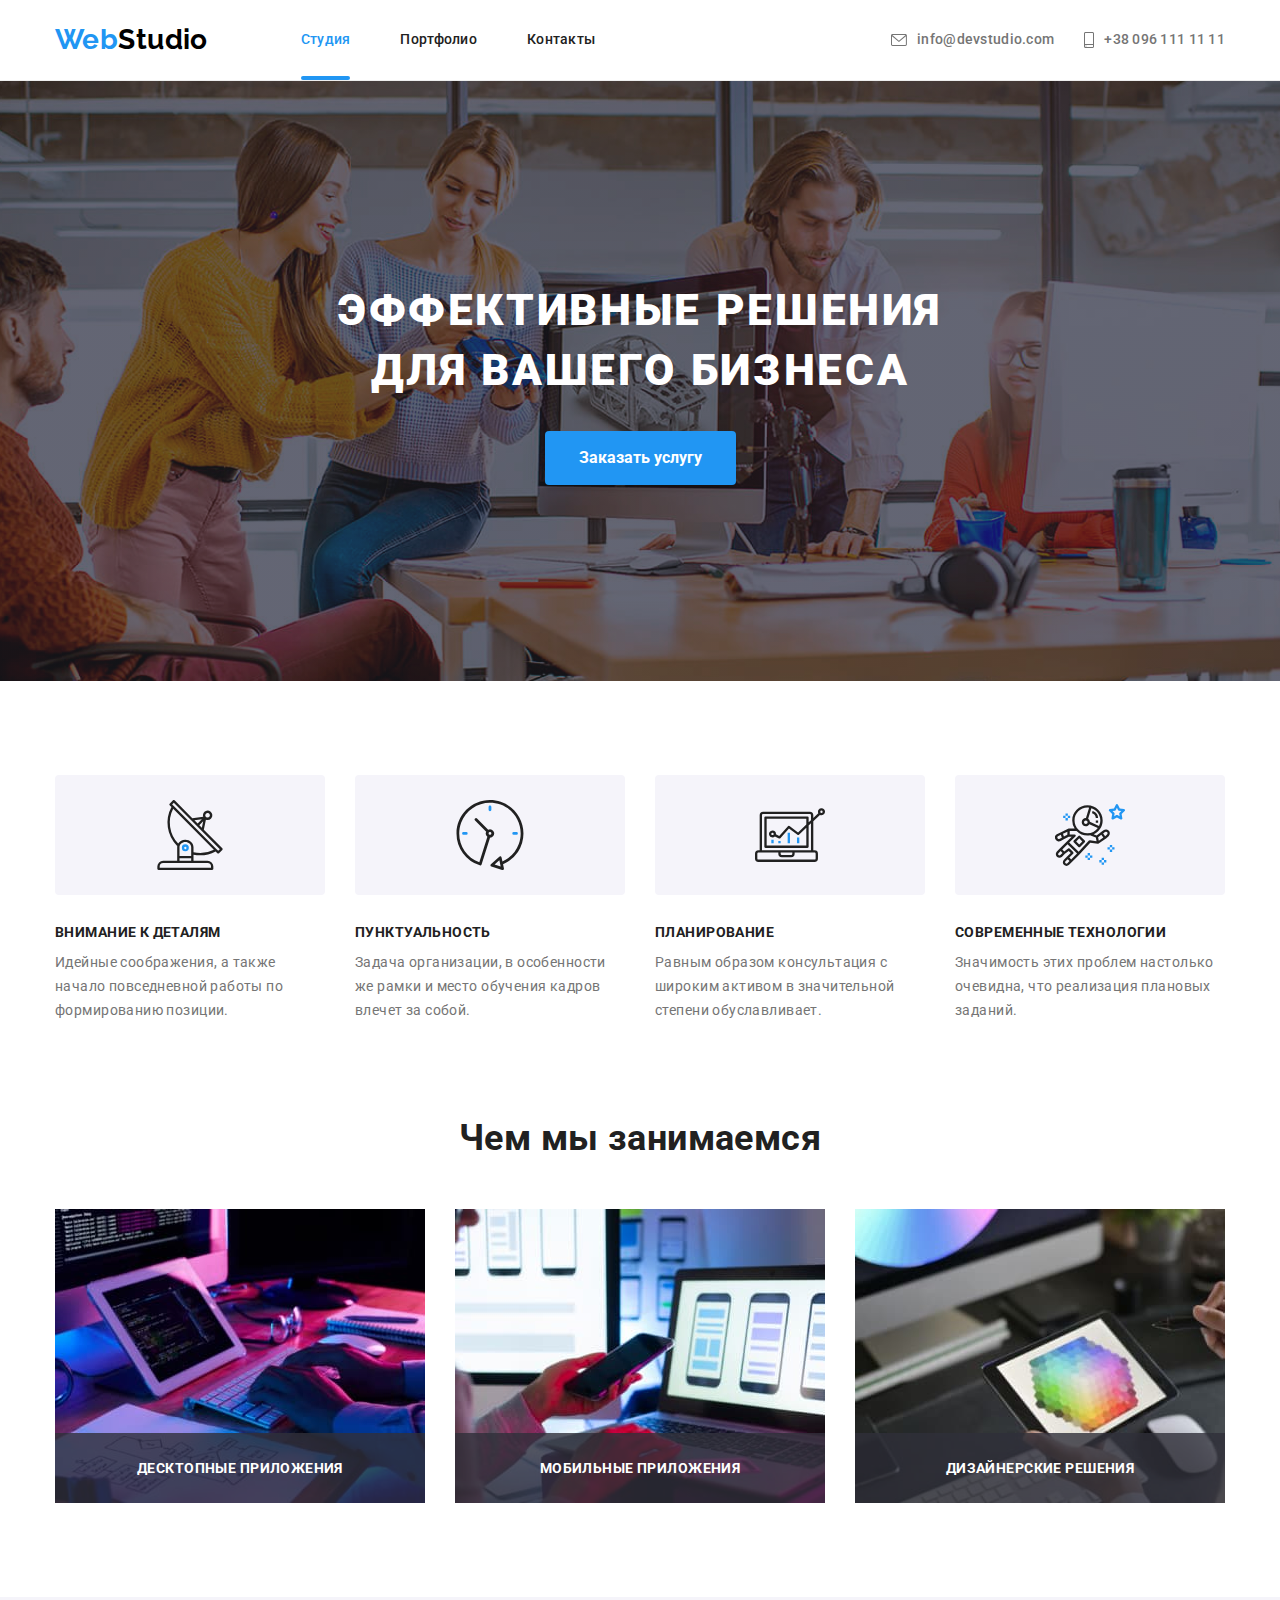
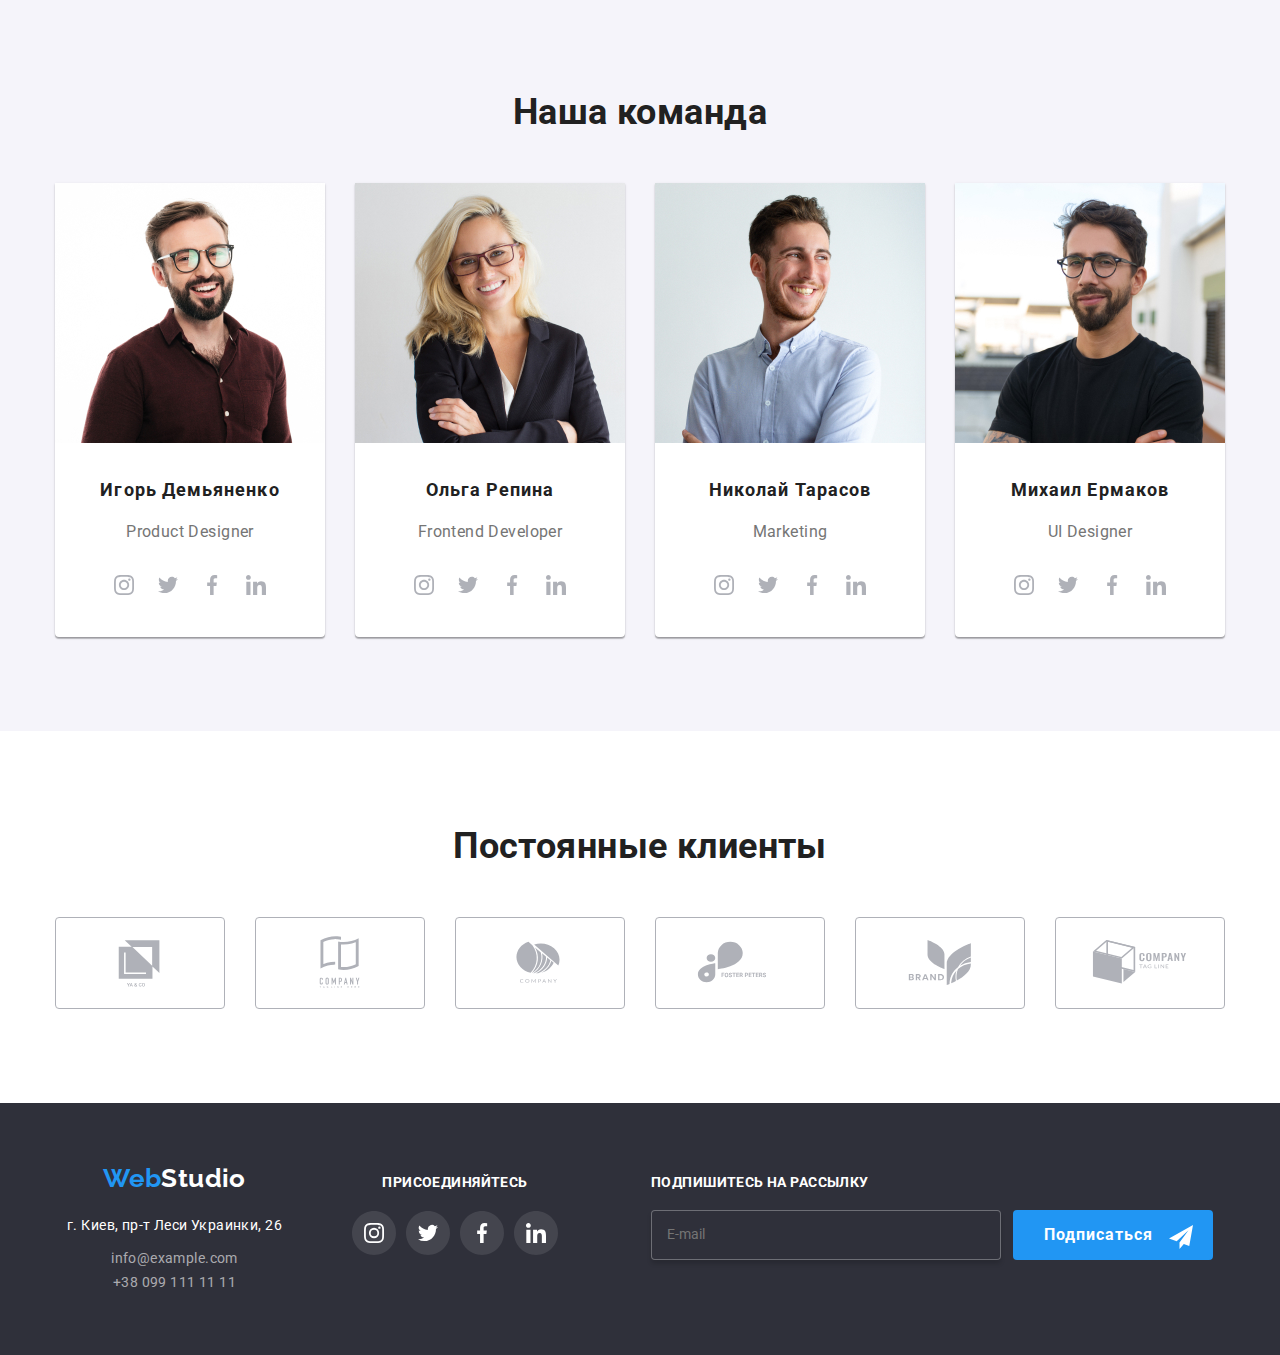
<file: index.html>
<!DOCTYPE html>
<html lang="ru">

<head>
    <meta charset="UTF-8">
    <meta http-equiv="X-UA-Compatible" content="IE=edge">
    <meta name="viewport" content="width=device-width, initial-scale=1.0">
    <title>Document</title>
    <link
        href="https://fonts.googleapis.com/css2?family=Raleway:wght@700&family=Roboto:wght@400;500;700;900&display=swap"
        rel="stylesheet">
    <link rel="stylesheet"
        href="https://cdnjs.cloudflare.com/ajax/libs/modern-normalize/1.1.0/modern-normalize.min.css">
    <link rel="stylesheet" href="./css/main.min.css">
</head>

<body>
    <header class="header mob-adapt">
        <div class="conteiner header__conteiner header__conteiner--adapt ">
            <div class="gt">
                <a class="logo" href="https://www.google.com/">
                    <span class="logo__web">Web</span><span class="logo__studio">Studio</span></a>
                    
            
                <button class="menu-mobile is-open" type="button" aria-expanded="false" data-menu-button>
                    <svg class="btn-mob" width="40px" height="40px" aria-controls="mobile-menu" aria-label="Переключатель мобильного меню ">
                        <use class="icon-menu" href="./icon/sprite.svg#icon-close_40px"></use>
                        <use class="icon-cross" href="./icon/sprite.svg#icon-menu_40px"></use>
                    </svg>
                </button>
            </div>


            <nav class="nav-head">
                
                
                <div class="mobile-menu " id="mobile-menu" data-menu>
            
                <div class="conteiner">
                    <div class="mob-menu-top">
                        <ul class="mobile-menu__list">
                            <li class="mobile-menu__item"> <a href="./index.html"
                                    class=" mobile-menu__link mobile-menu__link--current">Студия</a>
                            </li>
                            <li class="mobile-menu__item"> <a href="./portfolio.html" class="mobile-menu__link">Портфолио</a></li>
                            <li class="mobile-menu__item"> <a href="./index.html" class=" mobile-menu__link">Контакты</a>
                            </li>
                        </ul>
                        
                    </div>
                    <div class="mob-menu-bottom">
                        <ul class="contacts-mob-menu">
                            <li class="contacts-mob-menu__item">
            
                                <a href="tel:+380961111111" class="contacts-mob-menu__link ">
                                    +38 096 111 11 11</a>
                            </li>
                            <li class="contacts-mob-menu__item">
                                <a href="mailto:info@devstudio.com" class=" contacts-mob-menu__link contacts-mob-menu__link--small">
                                    info@devstudio.com</a>
                            </li>
                        </ul>
                        <ul class="mob-menu-social ">
                            <li class="mob-menu-social__item">
                                <a class="mob-menu-social__link mob-menu-social__link--first " href="#">instagram</a>
                            </li>
                            <li class="mob-menu-social__item">
                                <a class="mob-menu-social__link" href="#">twitter</a>
                            </li>
                            <li class="mob-menu-social__item">
                                <a class="mob-menu-social__link" href="#">facebook</a>
                            </li>
                            <li class="mob-menu-social__item">
                                <a class="mob-menu-social__link mob-menu-social__link--last" href="#">linkedin</a>
                            </li>
                        </ul>
                    </div>
                </div>
                </div>
                    <ul class="site-nav">
                    <li class="site-nav__item"> <a href="./index.html" class=" site-nav__link site-nav__link--current">Студия</a></li>
                    <li class="site-nav__item"> <a href="./portfolio.html" class="link site-nav__link">Портфолио</a></li>
                    <li class="site-nav__item"> <a href="https://www.google.com/" class=" site-nav__link">Контакты</a></li>
                </ul>
            </nav>

            <ul class="contacts-header">
                <li class="contacts-header__item">
                        <a href="mailto:info@devstudio.com" class=" contacts-header__link">
                    
                        <svg class="contacts-header__icon" width="16px" height="12px">
                            <use href="./icon/sprite.svg#icon-mail">
                    
                            </use>
                        </svg>
                        info@devstudio.com</a>
                    
                </li>
                
                <li class="contacts-header__item">
                    
                        <a href="tel:+380961111111" class="contacts-header__link">
                        <svg class="contacts-header__icon" width="10px" height="16px">
                            <use href="./icon/sprite.svg#icon-smartphone">
                    
                            </use>
                        </svg>
                        +38 096 111 11 11</a>
                    
                </li>
            </ul>
        </div>
            
    </header>
    <main>
        <section class="hero">
            <div class="conteiner conteiner--mob-adaptiv">
                <h1 class="hero__title">Эффективные решения <br> для вашего бизнеса</h1>
                <button data-modal-open type="button" class="hero__button ">Заказать услугу</button>
            </div>
        </section>
        <section class="section section--no-padding mob-adapt">

            <div class="conteiner  ">
                <h2 class="hidden">Наши преимущества</h2>
                <ul class="advantage-studio">
                    <li class="advantage-studio__item">
                        <div class="advantage-img">
                            <svg class="advantage-img__svg " width="70px" height="70px">
                            <use href="./icon/sprite.svg#icon-antenna-23">
                            </use>
                        </svg></div>
                        <h3 class="advantage-studio__title">Внимание к деталям</h3>
                        <p class="advantage-studio__text">Идейные соображения, а также начало повседневной работы по
                            формированию позиции.</p>

                    </li>
                    <li class="advantage-studio__item">
                        <div class="advantage-img">
                            <svg class="advantage-img__svg " width="70px" height="70px">
                            <use href="./icon/sprite.svg#icon-clock-23">
                            </use>
                        </svg></div>
                        <h3 class="advantage-studio__title">Пунктуальность</h3>
                        <p class="advantage-studio__text">Задача организации, в особенности же рамки и место обучения
                            кадров влечет за собой.</p>
                    </li>
                    <li class="advantage-studio__item">

                        <div class="advantage-img">
                            <svg class="advantage-img__svg" width="70px" height="70px">
                            <use href="./icon/sprite.svg#icon-diagram-23">
                            </use>
                        </svg></div>
                        <h3 class="advantage-studio__title">Планирование</h3>
                        <p class="advantage-studio__text">Равным образом консультация с широким активом в значительной
                            степени обуславливает.</p>
                    </li>
                    <li class="advantage-studio__item">
                        <div class="advantage-img">
                            <svg class="advantage-img__svg" width="70px" height="70px">
                                <use href="./icon/sprite.svg#icon-astronaut-23">
                                </use>
                            </svg>
                        </div>
                        <h3 class="advantage-studio__title">Современные технологии</h3>
                        <p class="advantage-studio__text">Значимость этих проблем настолько очевидна, что реализация
                            плановых заданий.</p>
                    </li>
                </ul>
            </div>
        </section>
        <section class="section section--no-pading-top">
            <div class="conteiner">
                <h2 class="section__title section__title--displayNone centered">Чем мы занимаемся</h2>
                <ul class="direction">
                    <li class="direction__item">
                        <img
                        srcset="./images/box1.jpg  1x,
                        ./images/box1-2x.jpg  2x
                        "
                        src="./images/box1.jpg" width="370" alt="desktop and ipad">
                    <p class="direction__label">Десктопные приложения</p>
                </li>
                
                <li class="direction__item">
                    <img 
                    srcset="./images/box2.jpg  1x,
                        ./images/box2-2x.jpg  2x
                        "
                    src="./images/box2.jpg" width="370" alt="desktop and ipad">
                    <p class="direction__label">Мобильные приложения</p>
                </li>
                

                    <li class="direction__item">
                        <img 
                        srcset="./images/box3.jpg  1x,
                        ./images/box3-2x.jpg  2x
                        "
                        src="./images/box3.jpg" width="370" alt="desktop and ipad">
                        <p class="direction__label">Дизайнерские решения</p>
                    </li>
                    
                </ul>

        </div>
        </section>
          <section class="section section--outher-bg mob-adapt">
            <div class="conteiner">
                <h2 class="section__title centered">Наша команда</h2>
                    <ul class="team">
                        <li class="team__item">
                        <picture>
                            <source srcset="./images/img(4)-1x-desk.jpg  1x,
                                            ./images/img(4)-2x-desk.jpg  2x
                                            " 
                                            media="(min-width: 1200px)" />
                            <source srcset="./images/img(4)-1x-tab.jpg  1x,
                                            ./images/img(4)-2x-tab.jpg  2x
                                            " 
                                            media="(min-width: 768px)" />
                            <source srcset="./images/img(4)-1x-mob.jpg  1x,
                                            ./images/img(4)-2x-mob.jpg  2x "
                                
                                            media="(min-width: 320px)" />
                            <img src="./images/img(4).jpg" width="270" alt="фото Игорь Демьяненко">
                        </picture>
                            <div class="team__card">
                                <h3 class="team__title">Игорь Демьяненко</h3>
                                <p class="team__text">Product Designer</p>
                                    <ul class="social">
                                        <li class="social__item">
                                            <a class="social__link" href="#">
                                            <svg class="comand-social " width="20px" height="20px">
                                                <use href="./icon/sprite.svg#icon-instagram-new">
                                        
                                                </use>
                                            </svg>
                                        </a></li>
                                        <li class="social__item">
                                            <a class="social__link" href="#">
                                            <svg class="comand-social" width="20px" height="20px">
                                                <use href="./icon/sprite.svg#icon-twitter--new">
                                        
                                                </use>
                                            </svg></a></li>
                                        <li class="social__item">
                                            <a class="social__link" href="#">
                                            <svg class="comand-social" width="20px" height="20px">
                                                <use href="./icon/sprite.svg#icon-facebook-new">
                                        
                                                </use>
                                            </svg></a></li>
                                        <li class="social__item">
                                            <a class="social__link" href="#">
                                            <svg class="comand-social" width="20px" height="20px">
                                                <use href="./icon/sprite.svg#icon-linkedin-new">
                                        
                                                </use>
                                            </svg></a></li>
                                    </ul>
                                    </div>
                        </li>
                        <li class="team__item">
                            <picture>
                                <source srcset="./images/img(1)-1x-desk.jpg  1x,
                                                                ./images/img(1)-2x-desk.jpg  2x
                                                                " media="(min-width: 1200px)" />
                                <source srcset="./images/img(1)-1x-tab.jpg  1x,
                                                                ./images/img(1)-2x-tab.jpg  2x
                                                                " media="(min-width: 768px)" />
                                <source srcset="./images/img(1)-1x-mob.jpg  1x,
                                                                    ./images/img(1)-2x-mob.jpg  2x " media="(min-width: 320px)" />
                                <img src="./images/img(1).jpg" width="270" alt="фото Ольга Репина">
                            </picture>
                            <div class="team__card">
                                <h3 class="team__title">Ольга Репина</h3>
                                <p class="team__text">Frontend Developer</p>
                                <ul class="social">
                                    <li class="social__item">
                                        <a class="social__link" href="#">
                                            <svg class="comand-social " width="20px" height="20px">
                                                <use href="./icon/sprite.svg#icon-instagram-new">
                                
                                                </use>
                                            </svg>
                                        </a>
                                    </li>
                                    <li class="social__item">
                                        <a class="social__link" href="#">
                                            <svg class="comand-social" width="20px" height="20px">
                                                <use href="./icon/sprite.svg#icon-twitter--new">
                                
                                                </use>
                                            </svg></a>
                                    </li>
                                    <li class="social__item">
                                        <a class="social__link" href="#">
                                            <svg class="comand-social" width="20px" height="20px">
                                                <use href="./icon/sprite.svg#icon-facebook-new">
                                
                                                </use>
                                            </svg></a>
                                    </li>
                                    <li class="social__item">
                                        <a class="social__link" href="#">
                                            <svg class="comand-social" width="20px" height="20px">
                                                <use href="./icon/sprite.svg#icon-linkedin-new">
                                
                                                </use>
                                            </svg></a>
                                    </li>
                                </ul>
                                </div>
                                </li>

                        <li class="team__item">
                            <picture>
                                <source 
                                srcset="./images/img(2)-1x-desk.jpg  1x,
                                    ./images/img(2)-2x-desk.jpg  2x
                                    "
                                    media="(min-width: 1200px)" 
                                    />
                                    <source 
                                    srcset="./images/img(2)-1x-tab.jpg  1x,
                                    ./images/img(2)-2x-tab.jpg  2x
                                    "
                                    media="(min-width: 768px)" />
                                <source 
                                srcset="./images/img(2)-1x-mob.jpg  1x,
                                        ./images/img(2)-2x-mob.jpg  2x "
                                        media="(min-width: 320px)" />
                                        <img src="./images/img(2).jpg" width="270" alt="фото Николай Тарасов">
                            </picture>
                            
                            <div class="team__card">
                                <h3 class="team__title">Николай Тарасов</h3>
                                <p class="team__text">Marketing</p>
                                <ul class="social">
                                    <li class="social__item">
                                        <a class="social__link" href="#">
                                            <svg class="comand-social " width="20px" height="20px">
                                                <use href="./icon/sprite.svg#icon-instagram-new">
                                
                                                </use>
                                            </svg>
                                        </a>
                                    </li>
                                    <li class="social__item">
                                        <a class="social__link" href="#">
                                            <svg class="comand-social" width="20px" height="20px">
                                                <use href="./icon/sprite.svg#icon-twitter--new">
                                
                                                </use>
                                            </svg></a>
                                    </li>
                                    <li class="social__item">
                                        <a class="social__link" href="#">
                                            <svg class="comand-social" width="20px" height="20px">
                                                <use href="./icon/sprite.svg#icon-facebook-new">
                                
                                                </use>
                                            </svg></a>
                                    </li>
                                    <li class="social__item">
                                        <a class="social__link" href="#">
                                            <svg class="comand-social" width="20px" height="20px">
                                                <use href="./icon/sprite.svg#icon-linkedin-new">
                                
                                                </use>
                                            </svg></a>
                                    </li>
                                </ul>
                                </div>
                                </li>

                        <li class="team__item">
                            <picture>
                                <source srcset="./images/img(3)-1x-desk.jpg  1x,
                                                                ./images/img(3)-2x-desk.jpg  2x
                                                                " media="(min-width: 1200px)" />
                                <source srcset="./images/img(3)-1x-tab.jpg  1x,
                                                                ./images/img(3)-2x-tab.jpg  2x
                                                                " media="(min-width: 768px)" />
                                <source srcset="./images/img(3)-1x-mob.jpg  1x,
                                                                    ./images/img(3)-2x-mob.jpg  2x " media="(min-width: 320px)" />
                                <img src="./images/img(3).jpg" width="270" alt="фото Михаил Ермаков">
                            </picture>
                            <div class="team__card">
                                <h3 class="team__title">Михаил Ермаков</h3>
                                <p class="team__text">UI Designer</p>
                                <ul class="social">
                                    <li class="social__item">
                                        <a class="social__link" href="#">
                                            <svg class="comand-social " width="20px" height="20px">
                                                <use href="./icon/sprite.svg#icon-instagram-new">
                                
                                                </use>
                                            </svg>
                                        </a>
                                    </li>
                                    <li class="social__item">
                                        <a class="social__link" href="#">
                                            <svg class="comand-social" width="20px" height="20px">
                                                <use href="./icon/sprite.svg#icon-twitter--new">
                                
                                                </use>
                                            </svg></a>
                                    </li>
                                    <li class="social__item">
                                        <a class="social__link" href="#">
                                            <svg class="comand-social" width="20px" height="20px">
                                                <use href="./icon/sprite.svg#icon-facebook-new">
                                
                                                </use>
                                            </svg></a>
                                    </li>
                                    <li class="social__item">
                                        <a class="social__link" href="#">
                                            <svg class="comand-social" width="20px" height="20px">
                                                <use href="./icon/sprite.svg#icon-linkedin-new">
                                
                                                </use>
                                            </svg></a>
                                    </li>
                                </ul>
                                </div>
                            </ul>
                                    </div>
                            </section>


        <section class="section mob-adapt no-padding-section">
            <div class="conteiner">
                <h2 class="section__title centered">Постоянные клиенты</h2>
                        
                    <ul class="customers">

                        <li class="customers__item">
                                <a class="customers__link" href="#">
                            <svg class="customers__logo" width="106px" height="60px">
                                <use href="./icon/sprite.svg#icon-Logo-1">

                                </use>
                            </svg> </a>
                        </li>
                        
                        <li class="customers__item">
                            <a class="customers__link" href="#">
                                <svg class="customers__logo" width="106px" height="60px">
                                        <use href="./icon/sprite.svg#icon-Logo-2">
                        
                                        </use>
                                    </svg> </a>
                        </li>
                        <li class="customers__item">
                            <a class="customers__link" href="#">
                                <svg class="customers__logo" width="106px" height="60px">
                                        <use href="./icon/sprite.svg#icon-Logo-3">
                        
                                        </use>
                                    </svg> </a>
                        </li>
                        <li class="customers__item">
                            <a class="customers__link" href="#">
                                <svg class="customers__logo" width="106px" height="60px">
                                        <use href="./icon/sprite.svg#icon-Logo-4">
                        
                                        </use>
                                    </svg> </a>
                            
                        </li>
                        <li class="customers__item">
                            <a class="customers__link" href="#">
                                <svg class="customers__logo" width="106px" height="60px">
                                        <use href="./icon/sprite.svg#icon-Logo-5">
                        
                                        </use>
                                    </svg> </a>
                            
                        </li>
                        <li class="customers__item">
                            <a class="customers__link" href="#">
                                <svg class="customers__logo" width="106px" height="60px">
                                        <use href="./icon/sprite.svg#icon-Logo-6">
                        
                                        </use>
                                    </svg> </a>
                            
                        </li>
                    </ul>
                
            </div>

        </section>
    </main>

<footer class="footer-bg">
    <div class="conteiner footer-conteiner">
        <div class="footer-adapt  ">
            <div class="footer-bg-flex">
                <a class="logo-fr" href="https://www.google.com/">
                    <span class="logo-fr__web--accent">Web</span><span>Studio</span>
                </a>
                <address class="footer-adress">
                    <ul class="contacts-list list">
                        <li>
                            <p class="contacts-list__adress">г. Киев, пр-т Леси Украинки, 26</p>
                        </li>
                        <li><a href="mailto:info@example.com" class="contacts-list__contacts">info@example.com</a> </li>
                        <li><a href="tel:+380991111111" class="contacts-list__contacts contacts-list__contacts--tel">+38 099 111 11
                                11</a> </li>
                    </ul>
                </address>
            </div>
            
            
            <div class="social-footer">
                <h2 class="title-footer">Присоединяйтесь</h2>
            
                <ul class=" footer-social list">
                    <li class="footer-social__item">
                        <svg class="footer-social__icon" width="44px" height="44px">
                            <use href="./icon/sprite.svg#icon-insta-footer">
                            </use>
                        </svg>
                    </li>
                    <li class="footer-social__item">
                        <svg class="footer-social__icon" width="44px" height="44px">
                            <use href="./icon/sprite.svg#icon-twiter-footer">
                            </use>
                        </svg>
                    </li>
                    <li class="footer-social__item">
                        <svg class="footer-social__icon" width="44px" height="44px">
                            <use href="./icon/sprite.svg#icon-facebook-footer">
                            </use>
                        </svg>
                    </li>
                    <li class="footer-social__item">
                        <svg class="footer-social__icon" width="44px" height="44px">
                            <use href="./icon/sprite.svg#icon-linkid-footer">
                            </use>
                        </svg>
                    </li>
                </ul>
            </div>
        </div>
        
        <div class="subscription-footer">
            <b class="subscription-footer__text">Подпишитесь на рассылку</b>
            <div class="form-footer">
                <form action="subscription">
                <input type="text" name="name"  id="email-ft" placeholder="E-mail" class="form-footer__input" />
            </form>

            <button class="btn-submit-ft" type="submit">Подписаться</button>
            <svg class="btn-submit-ft__icon" width="24px" height="24px">
                <use href="./icon/sprite.svg#icon-send-new">
                </use>
            </svg></div>
            
        </div>
    </div>
</footer>
        <div class="backdrop is-hidden" data-modal>
            <div class="modal">
                <b class="modal__title">Оставьте свои данные, мы вам перезвоним</b>
                <form class="form" name="service order" action="#" autocomplete="off" novalidate>
                    <div class="form-field">
                        <label  for="name" class="form-field__label" >Имя</label>
                        <input type="text" class="form-field__input" name="name-client" autofocus id="name" />
                        <svg class="form-field__icon-form" width="18px" height="18px">
                            <use href="./icon/sprite.svg#icon-person-black">

                            </use>
                        </svg>
                    </div>
                    
                    <div class="form-field">
                        <label for="phone" class="form-field__label"> Телефон</label>
                        <input type="tel" class="form-field__input" id="phone" name="tel"  />
                        <svg class="form-field__icon-form" width="18px" height="18px">
                            <use href="./icon/sprite.svg#icon-phone-black">
                            </use>
                        </svg> 
                    </div>
                    
                    <div class="form-field">
                        <label for="email" class="form-field__label">Почта</label>
                        <input type="email" class="form-field__input" id="email" name="mail" />
                    <svg class="form-field__icon-form" width="18px" height="18px">
                        <use href="./icon/sprite.svg#icon-email-black">
                        </use>
                    </svg>
                    </div>
                    
                <div class="form-field">
                    <label for="comment" class="form-field__label">Kоментарий</label>
                    <textarea class="form-comment" name="comment" placeholder="Введите текст" id="comment" rows="10"></textarea>
                </div>
                    
                <div class="form-checkbox">
                    
                    <label for="policy" class="form-label">
                        <input type="checkbox" class="form-input checkbox" name="policy" id="policy">
                        <span class="icon-checkbox"></span>
                        
                        Соглашаюсь с рассылкой и принимаю <a href="#">Условия договора</a></label>

                </div>
                    

                    <button type="submit" class="btn-submit" >Отправить</button>
                </form> 
        <button data-modal-close class="btn-modal">
       <svg class="btn-modal__icon" width="32px" height="32px">
           <use href="./icon/sprite.svg#icon-close-black-18dp-2-1">

           </use>
       </svg>
        </button>
            </div>
          
        </div>
    
           







<script src="./js/modal.js"></script>
<script src="./js/menu.js"></script>
</body>

</html>
</file>
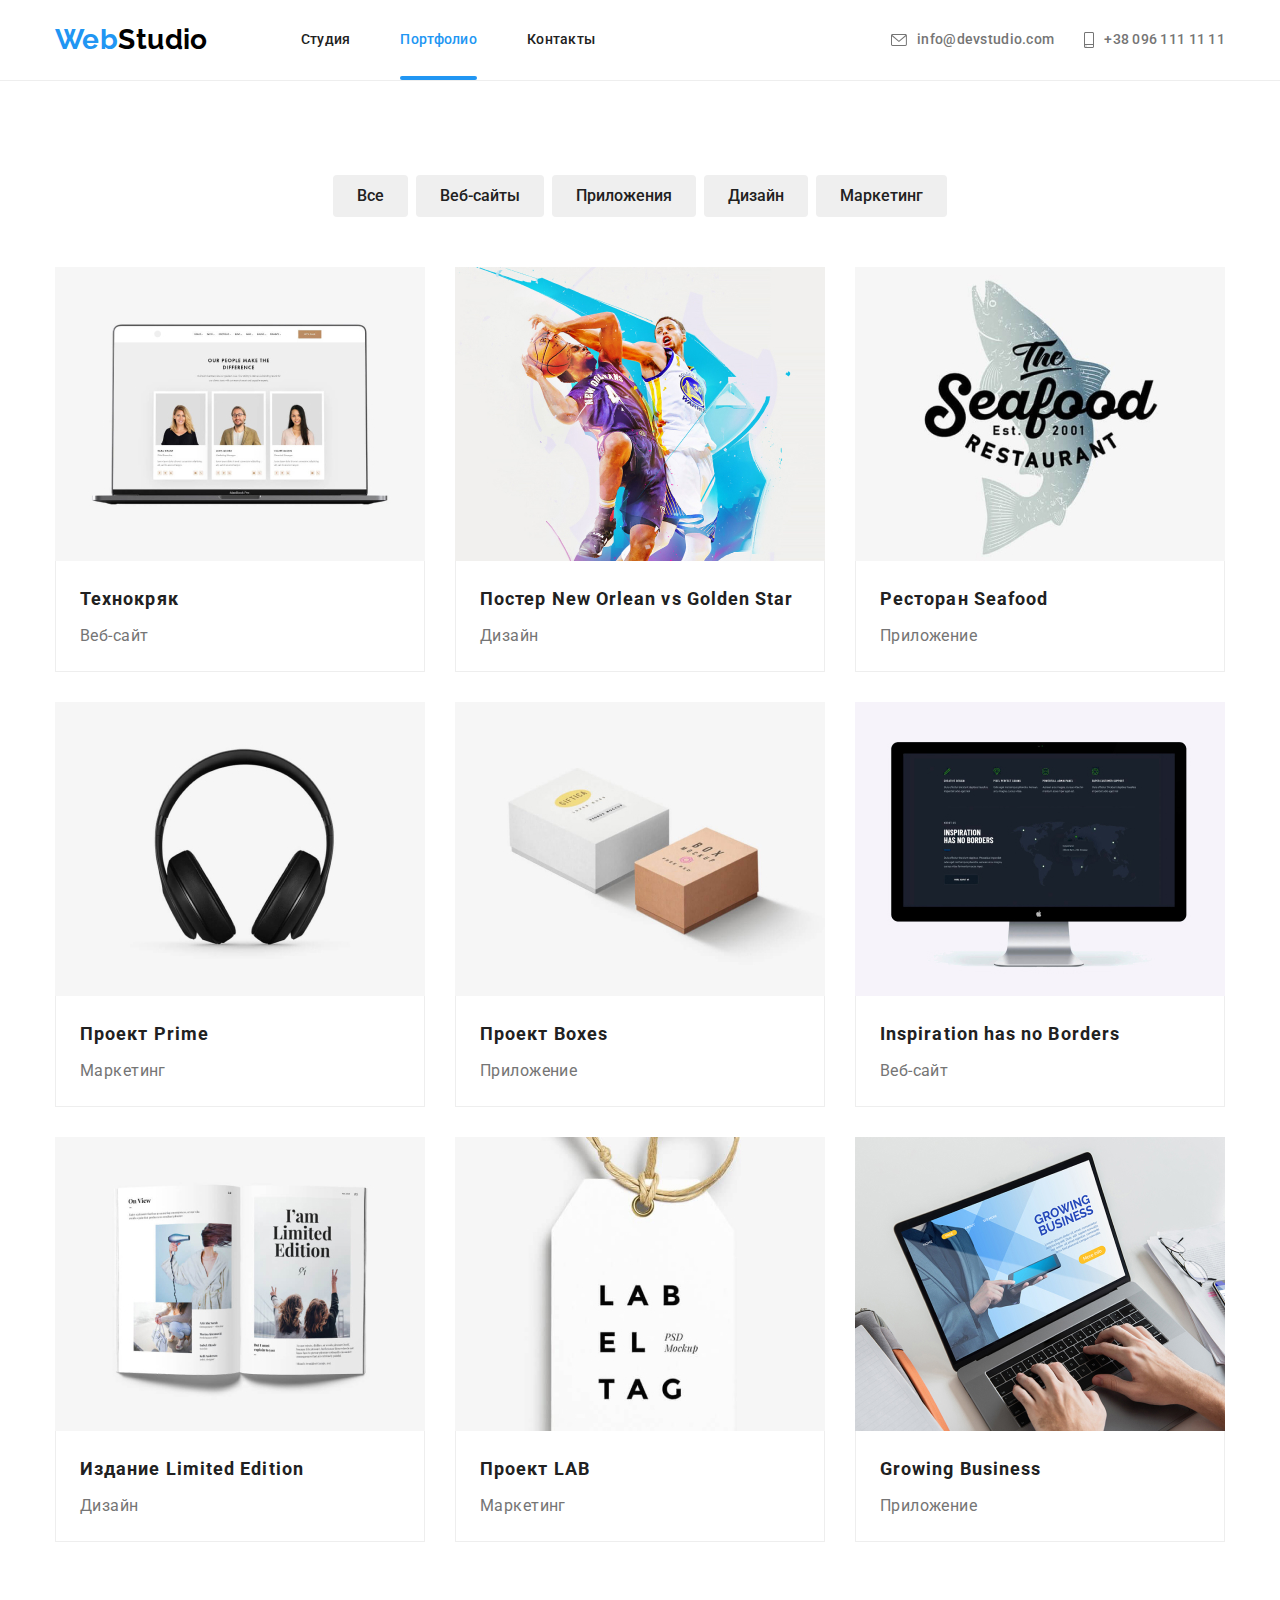
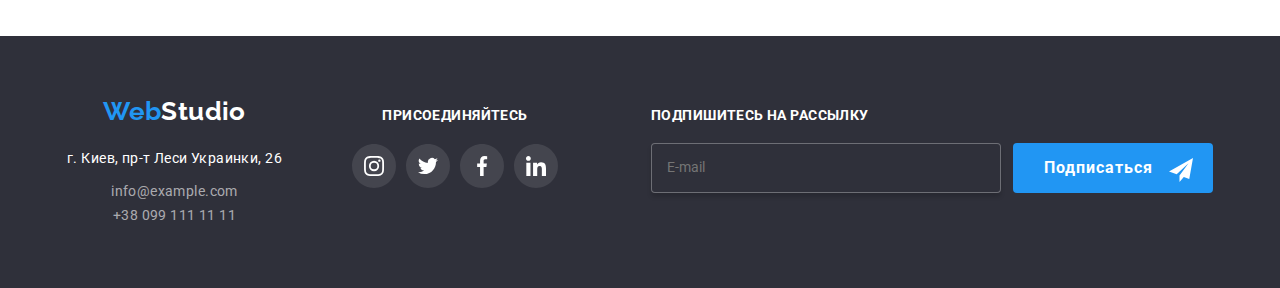
<file: portfolio.html>
<!DOCTYPE html>
<html lang="ru">
<head>
    <!--  -->
    <meta charset="UTF-8">
    <meta http-equiv="X-UA-Compatible" content="IE=edge">
    <meta name="viewport" content="width=device-width, initial-scale=1.0">
    <title>portfolio</title>
    <link rel="preconnect" href="https://fonts.googleapis.com">
    <link rel="preconnect" href="https://fonts.gstatic.com" crossorigin>
    <link href="https://fonts.googleapis.com/css2?family=Roboto:wght@400;500;700;900&display=swap" rel="stylesheet">
    <link href="https://fonts.googleapis.com/css2?family=Raleway:wght@700&family=Roboto:wght@400;500;700;900&display=swap"
        rel="stylesheet">
    <link rel="stylesheet" href="https://cdnjs.cloudflare.com/ajax/libs/modern-normalize/1.1.0/modern-normalize.min.css">
    <link rel="stylesheet" href="./css/main.min.css">
</head>
<body>
    <header class="header mob-adapt">
        <div class="conteiner header__conteiner ">
            <div class="gt">
                <a class="logo" href="https://www.google.com/">
                    <span class="logo__web">Web</span><span class="logo__studio">Studio</span></a>
            
            <button class="menu-mobile is-open" type="button" aria-expanded="false" data-menu-button>
                        <svg width="40px" height="40px" aria-controls="mobile-menu" aria-label="Переключатель мобильного меню ">
                            <use class="icon-menu" href="./icon/sprite.svg#icon-close_40px"></use>
                            <use class="icon-cross" href="./icon/sprite.svg#icon-menu_40px"></use>
                        </svg>
            </button></div>
                <nav class="nav-head">
                    
                

                <div class="mobile-menu" id="mobile-menu" data-menu>
                    <div class="conteiner">
                        <div class="mob-menu-top">
                            <ul class="mobile-menu__list">
                                <li class="mobile-menu__item"> <a href="./index.html"
                                        class=" mobile-menu__link ">Студия</a>
                                </li>
                                <li class="mobile-menu__item"> <a href="./portfolio.html" class="mobile-menu__link--current">Портфолио</a></li>
                                <li class="mobile-menu__item"> <a href="https://www.google.com/" class=" mobile-menu__link">Контакты</a>
                                </li>
                            </ul>
                            
                        </div>
                        <div class="mob-menu-bottom">
                            <ul class="contacts-mob-menu">
                                <li class="contacts-mob-menu__item">
                
                                    <a href="tel:+380961111111" class="contacts-mob-menu__link ">
                                        +38 096 111 11 11</a>
                                </li>
                                <li class="contacts-mob-menu__item">
                                    <a href="mailto:info@devstudio.com" class=" contacts-mob-menu__link contacts-mob-menu__link--small">
                                        info@devstudio.com</a>
                                </li>
                            </ul>
                            <ul class="mob-menu-social">
                                <li class="mob-menu-social__item inst">
                                    <a class="mob-menu-social__link " href="#">instagram</a>
                                </li>
                                <li class="mob-menu-social__item">
                                    <a class="mob-menu-social__link" href="#">twitter</a>
                                </li>
                                <li class="mob-menu-social__item">
                                    <a class="mob-menu-social__link" href="#">facebook</a>
                                </li>
                                <li class="mob-menu-social__item">
                                    <a class="mob-menu-social__link" href="#">linkedin</a>
                                </li>
                            </ul>
                        </div>
                
                
                
                    </div>
                </div>
                
                <ul class="site-nav">
                    <li class="site-nav__item"> <a href="./index.html" class="link site-nav__link">Студия</a></li>
                    <li class="site-nav__item"> <a href="#" class=" site-nav__link site-nav__link--current">Портфолио</a></li>
                    <li class="site-nav__item"> <a href="https://www.google.com/" class="link site-nav__link">Контакты</a></li>
                </ul>
            </nav>
    
            <ul class="contacts-header list ">
                <li class="contacts-header__item">
                    <a href="mailto:info@devstudio.com" class=" contacts-header__link">
    
                        <svg class="contacts-header__icon" width="16px" height="12px">
                            <use href="./icon/sprite.svg#icon-mail">
    
                            </use>
                        </svg>
                        info@devstudio.com</a>
    
                </li>
    
                <li class="item">
    
                    <a href="tel:+380961111111" class="contacts-header__link">
                        <svg class="contacts-header__icon" width="10px" height="16px">
                            <use href="./icon/sprite.svg#icon-smartphone">
    
                            </use>
                        </svg>
                        +38 096 111 11 11</a>
    
                </li>
            </ul>
        </div>
    </header>
    <main>
        <!--nav-button-->
        <section class="section mob-adapt">
            <div class="conteiner">
            <h1 class="invisible-header">Nav-button</h1>
            <!-- <div class="flex-container"> -->
            <ul class=" portfolio-nav">
                <li class="portfolio-nav__item"><button type="button" class="button  portfolio-nav__btn">Все</button> </li>
                <li class="portfolio-nav__item"><button type="button" class="button  portfolio-nav__btn">Веб-сайты</button></li>
                <li class="portfolio-nav__item"><button type="button" class="button  portfolio-nav__btn">Приложения</button></li>
                <li class="portfolio-nav__item"><button type="button" class="button  portfolio-nav__btn">Дизайн</button></li>
                <li class="portfolio-nav__item"><button type="button" class="button  portfolio-nav__btn">Маркетинг</button></li>
            </ul>
        <!-- progects-->
             <ul class="progects">
                <li class="progects__item">
                    <a class="progects__links" href="">
                    <div class="absolt">
                        <picture>
                            <source srcset="./images/tech-crack-desk-1x.jpg  1x,
                                            ./images/tech-crack-desk-2x.jpg  2x
                                            " media="(min-width: 1200px)" />
                            <source srcset="./images/tech-crack-tab-1x.jpg  1x,
                                            ./images/tech-crack-tab-2x.jpg  2x
                                            " media="(min-width: 768px)" />
                            <source srcset="./images/tech-crack-mob-1x.jpg  1x,
                                            ./images/tech-crack-mob-2x.jpg  2x "
                                media="(min-width: 320px)" />
                            <img src="./images/tech-crack.jpg" width="370" alt="Laptop">
                        </picture>
                        
                            <p class="absolt__text">Ресурс предлагает комплексные предложения с разным уровнем функционала и сервисов. Все это позволит
                                посетителю получить
                                исчерпывающие сведения о компании или частном лице.</p>
                    </div>
                    <div class="card-text">
                    <h2 class="card-text__title">Технокряк</h2>
                    <p class="card-text__text ">Веб-сайт</p>
                    </div>
                    </a>
                </li>

                <li class="progects__item">
                    <a class="progects__links" href="">
                    <div class="absolt">
                        <picture>
                            <source srcset="./images/poster-1x-desk.jpg  1x,
                                            ./images/poster-2x-desk.jpg  2x
                                            " media="(min-width: 1200px)" />
                            <source srcset="./images/poster-tab-1x.jpg  1x,
                                            ./images/poster-tab-2x.jpg  2x
                                            " media="(min-width: 768px)" />
                            <source srcset="./images/poster-mob-1x.jpg  1x,
                                            ./images/poster-mob-2x.jpg  2x " media="(min-width: 320px)" />
                            <img src="./images/poster.jpg" width="370" alt="Basketball team poster ">
                        </picture>
                    
                <p class="absolt__text">Ресурс предлагает комплексные предложения с разным уровнем функционала и сервисов. Все это
                    позволит
                    посетителю получить
                    исчерпывающие сведения о компании или частном лице.</p>
                </div>
                <div class="card-text">
                        <h2 class="card-text__title">Постер New Orlean vs Golden Star</h2>
                    <p class="card-text__text">Дизайн</p>
                </div></a>
                </li>
                
                <li class="progects__item">
                    <a class="progects__links" href="">
                    <div class="absolt">
                        <picture>
                            <source srcset="./images/seafood-1x-desk.jpg  1x,
                                            ./images/seafood-2x-desk.jpg  2x
                                            " media="(min-width: 1200px)" />
                            <source srcset="./images/seafood-tab-1x.jpg  1x,
                                            ./images/seafood-tab-2x.jpg  2x
                                            " media="(min-width: 768px)" />
                            <source srcset="./images/seafood-mob-1x.jpg  1x,
                                            ./images/seafood-mob-2x.jpg  2x " 
                                            media="(min-width: 320px)" />
                            <img src="./images/restoran.jpg" width="370" alt="restoran-app">
                        </picture>
                    
                <p class="absolt__text">Ресурс предлагает комплексные предложения с разным уровнем функционала и сервисов. Все это
                    позволит
                    посетителю получить
                    исчерпывающие сведения о компании или частном лице.</p>
                </div>
                <div class="card-text">
                        <h2 class="card-text__title">Ресторан Seafood</h2>
                    <p class="card-text__text">Приложение</p>
                </div></a>
                </li>
                
                <li class="progects__item">
                    <a class="progects__links" href="">
                    <div class="absolt">
                        <picture>
                            <source srcset="./images/prime-1x-desk.jpg  1x,
                                                                    ./images/prime-2x-desk.jpg  2x
                                                                    " media="(min-width: 1200px)" />
                            <source srcset="./images/prime-tab-1x.jpg  1x,
                                                                    ./images/prime-tab-2x.jpg  2x
                                                                    " media="(min-width: 768px)" />
                            <source srcset="./images/prime-mob-1x.jpg  1x,
                                                                    ./images/prime-mob-2x.jpg  2x " media="(min-width: 320px)" />
                            <img src="./images/progect-prime.jpg" width="370" alt="headphones">
                        </picture>
                    
                    <p class="absolt__text">Ресурс предлагает комплексные предложения с разным уровнем функционала и сервисов. Все это
                        позволит
                        посетителю получить
                        исчерпывающие сведения о компании или частном лице.</p>
                    </div>
                    <div class="card-text">
                        <h2 class="card-text__title">Проект Prime</h2>
                    <p class="card-text__text">Маркетинг</p>
                </div></a>
                </li>
                
                <li class="progects__item">
                    <a class="progects__links" href="">
                    <div class="absolt">
                        <picture>
                            <source srcset="./images/boxes-1x-desk.jpg  1x,
                                            ./images/boxes-2x-desk.jpg  2x
                                            " media="(min-width: 1200px)" />
                            <source srcset="./images/boxes-tab-1x.jpg  1x,
                                                ./images/boxes-tab-2x.jpg  2x
                                                " media="(min-width: 768px)" />
                            <source srcset="./images/boxes-mob-1x.jpg  1x,
                                        ./images/boxes-mob-2x.jpg  2x "
                                media="(min-width: 320px)" />
                            <img src="./images/progect-boxes.jpg" width="370" alt="Boxes">
                        </picture>
                    
                    <p class="absolt__text">Ресурс предлагает комплексные предложения с разным уровнем функционала и сервисов. Все это
                        позволит
                        посетителю получить
                        исчерпывающие сведения о компании или частном лице.</p>
                    </div>
                    
                        <div class="card-text">
                        <h2 class="card-text__title">Проект Boxes</h2>
                    <p class="card-text__text">Приложение</p>
                </div></a>
                </li>
                
                <li class="progects__item">
                    <a class="progects__links" href="">
                    <div class="absolt">
                        <picture>
                            <source srcset="./images/inspir-1x-desk.jpg  1x,
                                            ./images/inspir-2x-desk.jpg  2x
                                            " media="(min-width: 1200px)" />
                            <source srcset="./images/inspir-tab-1x.jpg  1x,
                                            ./images/inspir-tab-2x.jpg  2x
                                            " media="(min-width: 768px)" />
                            <source srcset="./images/inspir-mob-1x.jpg  1x,
                                            ./images/inspir-mob-2x.jpg  2x " media="(min-width: 320px)" />
                            <img src="./images/inspiration.jpg" width="370" alt="Imac">
                        </picture>
                    
                    <p class="absolt__text">Ресурс предлагает комплексные предложения с разным уровнем функционала и сервисов. Все это
                        позволит
                        посетителю получить
                        исчерпывающие сведения о компании или частном лице.</p>
                    </div>
                    <div class="card-text">
                        <h2 class="card-text__title">Inspiration has no Borders</h2>
                    <p class="card-text__text">Веб-сайт</p>
                </div></a>
                </li>
                
                <li class="progects__item">
                    <a class="progects__links" href="">
                    <div class="absolt">
                        <picture>
                            <source srcset="./images/limited-1x-desk.jpg  1x,
                                    ./images/limited-2x-desk.jpg  2x
                                    " media="(min-width: 1200px)" />
                            <source srcset="./images/limited-tab-1x.jpg  1x,
                                            ./images/limited-tab-2x.jpg  2x
                                            " media="(min-width: 768px)" />
                            <source srcset="./images/limited-mob-1x.jpg  1x,
                                            ./images/limited-mob-2x.jpg  2x " media="(min-width: 320px)" />
                            <img src="./images/edition-limited.jpg" width="370" alt="Book">
                        </picture>
                   
                    <p class="absolt__text">Ресурс предлагает комплексные предложения с разным уровнем функционала и сервисов. Все это
                        позволит
                        посетителю получить
                        исчерпывающие сведения о компании или частном лице.</p>
                    </div>
                    <div class="card-text">
                        <h2 class="card-text__title">Издание Limited Edition</h2>
                    <p class="card-text__text">Дизайн</p>
                </div></a>
                </li>
                
                <li class="progects__item">
                    <a class="progects__links" href="">
                    <div class="absolt">
                        <picture>
                            <source srcset="./images/lab-1x-desk.jpg  1x,
                                            ./images/lab-2x-desk.jpg  2x
                                            " media="(min-width: 1200px)" />
                            <source srcset="./images/lab-tab-1x.jpg  1x,
                                            ./images/lab-tab-2x.jpg  2x
                                            " media="(min-width: 768px)" />
                            <source srcset="./images/lab-mob-1x.jpg  1x,
                                            ./images/lab-mob-2x.jpg  2x " media="(min-width: 320px)" />
                            <img src="./images/project-lab.jpg" width="370" alt="Tag">
                        </picture>
                    
                <p class="absolt__text">Ресурс предлагает комплексные предложения с разным уровнем функционала и сервисов. Все это
                    позволит
                    посетителю получить
                    исчерпывающие сведения о компании или частном лице.</p>
                </div>
                    <div class="card-text">
                        <h2 class="card-text__title">Проект LAB</h2>
                    <p class="card-text__text">Маркетинг</p>
                </div></a>
                </li>
                
                <li class="progects__item">
                    <a class="progects__links" href="">
                    <div class="absolt">
                        <picture>
                            <source srcset="./images/growing-1x-desk.jpg  1x,
                                            ./images/growing-2x-desk.jpg  2x
                                            " media="(min-width: 1200px)" />
                            <source srcset="./images/growing-tab-1x.jpg  1x,
                                            ./images/growing-tab-2x.jpg  2x
                                            " media="(min-width: 768px)" />
                            <source srcset="./images/growing-mob-1x.jpg  1x,
                                            ./images/growing-mob-2x.jpg  2x " media="(min-width: 320px)" />
                            <img src="./images/gro-bes.jpg" width="370" alt="Lapto and hands">
                        </picture>
                    
                    <p class="absolt__text">Ресурс предлагает комплексные предложения с разным уровнем функционала и сервисов. Все это
                        позволит
                        посетителю получить
                        исчерпывающие сведения о компании или частном лице.</p>
                    </div>
                    <div class="card-text">
                        <h2 class="card-text__title">Growing Business</h2>
                    <p class="card-text__text">Приложение</p>
                </div></a>
                </li>
            </ul>
            
            </div>
            </section>
        </main>

<footer class="footer-bg">
    <div class="conteiner footer-conteiner">
        <div class="footer-adapt ">
            <div class="footer-bg-flex">
                <a class="logo-fr" href="https://www.google.com/">
                    <span class="logo-fr__web--accent">Web</span><span>Studio</span>
                </a>
                <address class="footer-adress">
                    <ul class="contacts-list list">
                        <li>
                            <p class="contacts-list__adress">г. Киев, пр-т Леси Украинки, 26</p>
                        </li>
                        <li><a href="mailto:info@example.com" class="contacts-list__contacts">info@example.com</a> </li>
                        <li><a href="tel:+380991111111" class="contacts-list__contacts contacts-list__contacts--tel">+38
                                099 111 11
                                11</a> </li>
                    </ul>
                </address>
            </div>


            <div class="social-footer">
                <h2 class="title-footer">Присоединяйтесь</h2>

                <ul class=" footer-social list">
                    <li class="footer-social__item">
                        <svg class="footer-social__icon" width="44px" height="44px">
                            <use href="./icon/sprite.svg#icon-insta-footer">
                            </use>
                        </svg>
                    </li>
                    <li class="footer-social__item">
                        <svg class="footer-social__icon" width="44px" height="44px">
                            <use href="./icon/sprite.svg#icon-twiter-footer">
                            </use>
                        </svg>
                    </li>
                    <li class="footer-social__item">
                        <svg class="footer-social__icon" width="44px" height="44px">
                            <use href="./icon/sprite.svg#icon-facebook-footer">
                            </use>
                        </svg>
                    </li>
                    <li class="footer-social__item">
                        <svg class="footer-social__icon" width="44px" height="44px">
                            <use href="./icon/sprite.svg#icon-linkid-footer">
                            </use>
                        </svg>
                    </li>
                </ul>
            </div>
        </div>

        <div class="subscription-footer">
            <b class="subscription-footer__text">Подпишитесь на рассылку</b>
            <div class="form-footer">
                <form action="subscription">
                    <input type="text" name="name" id="email-ft" placeholder="E-mail" class="form-footer__input" />
                </form>

                <button class="btn-submit-ft" type="submit">Подписаться</button>
                <svg class="btn-submit-ft__icon" width="24px" height="24px">
                    <use href="./icon/sprite.svg#icon-send-new">
                    </use>
                </svg>
            </div>

        </div>
    </div>
</footer>
    <script src="./js/menu.js"></script>
</body>
</html>
</file>
<file: css/main.min.css>
:root{--primary-text-color: #757575;--title-text-color: #212121;--accent-text-color: #2196f3;--primary-bg-color: #e5e5e5;--header-bg-color: #ffffff;--logo-text-studio: #000000;--footer-bg-color: #2f303a;--border-color: #eeeeee;--comand-bg-color: #f5f4fa;--hero-bg-color: #c4c4c4;--customers-border-color: #afb1b8;--backdrop-color: #0000001a;--overlay-progects: rgba(33, 150, 243, 0.9)}.conteiner{padding-left:15px;padding-right:15px;margin-left:auto;margin-right:auto}@media screen and (min-width: 480px){.conteiner{max-width:480px}}@media screen and (min-width: 768px){.conteiner{max-width:768px;width:100%;padding-left:15px;padding-right:15px;margin-left:auto;margin-right:auto}}@media screen and (min-width: 1200px){.conteiner{max-width:1200px}}body{background-color:var(--header-bg-color);color:var(--primary-text-color);font-family:Roboto,sans-serif;font-size:14px;letter-spacing:.03em}.section{padding-top:94px;padding-bottom:94px}@media screen and (max-width: 480px){.section{padding-top:60px;padding-bottom:60px}}@media screen and (min-width: 480px){.section{padding-top:60px;padding-bottom:60px}}@media screen and (min-width: 1200px){.section{padding-top:94px;padding-bottom:94px}}.section .section--no-padding{padding-bottom:0}.section__title{margin-bottom:30px;color:var(--title-text-color);font-weight:700;font-size:28px;line-height:1.17}@media screen and (min-width: 480px){.section__title{margin-bottom:30px;font-size:28px}}@media screen and (min-width: 768px){.section__title{margin-bottom:30px}}@media screen and (min-width: 1200px){.section__title{margin-bottom:50px;font-size:36px}}.section--no-pading-top{padding-top:0}@media screen and (max-width: 1199px){.section--no-pading-top{padding-bottom:0}}a{text-decoration:none}h1,h2,h3,h4,h5,h6,p{margin:0;padding:0}img{display:block;width:100%;height:auto}textarea{resize:none}ul,a{margin:0;padding:0;list-style:none}.hidden{position:absolute;width:1px;height:1px;margin:-1px;border:0;padding:0;white-space:nowarp;clip-path:insert(100%);clip:rect(0 0 0 0);overflow:hidden}.centered{text-align:center}.mob-adapt{margin:0 auto}@media screen and (min-width: 768px){.mob-adapt{width:100%}}.header{position:relative;background-color:var(--header-bg-color);border-bottom:1px solid var(--border-color)}.nav-head{display:none;display:flex;align-items:center;margin-left:93px;margin-right:auto}.header__conteiner{position:relative;align-items:center;padding-left:15px;padding-right:15px;margin-left:auto;margin-right:auto}@media screen and (min-width: 768px){.header__conteiner{display:flex;width:1200px}}@media screen and (min-width: 1200px){.header__conteiner{display:flex;width:1200px;padding-bottom:0}}.gt{display:flex;justify-content:space-between}.menu-mobile{position:absolute;z-index:2;background-color:rgba(0,0,0,0);border:none;top:10px;right:15px;margin:0;padding:0}.menu-mobile .icon-cross{display:none}@media screen and (min-width: 768px){.menu-mobile{display:none}}.btn-mob{margin-right:15px}.menu-mobile.is-open .icon-menu{display:none}.menu-mobile.is-open .icon-cross{display:block}.logo{display:block;font-family:"Raleway";font-weight:700;font-size:24px;line-height:1.17;text-decoration:none;padding-top:16px;padding-bottom:16px}@media screen and (min-width: 1200px){.logo{font-size:28px;line-height:1.1071}}.logo .logo__web{display:inline-block;color:var(--accent-text-color)}.logo .logo__studio{color:var(--logo-text-studio);font-family:"Raleway";transition:color 250ms cubic-bezier(0.4, 0, 0.2, 1)}.site-nav{display:none}@media screen and (min-width: 768px){.site-nav{display:flex}}.site-nav__link{position:relative;display:block;padding-top:32px;padding-bottom:32px;color:var(--title-text-color);font-weight:500;line-height:1.14;letter-spacing:.02em;transition:color 250ms cubic-bezier(0.4, 0, 0.2, 1)}.site-nav__link:hover,.site-nav__link:focus{color:var(--accent-text-color)}.site-nav__link--current{color:var(--accent-text-color)}.site-nav__link::after{content:" ";position:absolute;display:block;bottom:0;right:0;width:100%;height:4px;border-radius:2px;background-color:var(--accent-text-color);opacity:1;transition:opacity 250ms cubic-bezier(0.4, 0, 0.2, 1);visibility:hidden}.site-nav__link--current::after{opacity:1;visibility:visible}.site-nav__item:not(:last-child){margin-right:50px}.contacts-header{display:none;display:flex}@media screen and (min-width: 768px){.contacts-header{flex-direction:column;justify-content:center}}@media screen and (min-width: 1200px){.contacts-header{flex-direction:row;justify-content:center}}.contacts-header .contacts-header__icon{margin-right:10px}@media screen and (min-width: 768px){.contacts-header .contacts-header__item{margin-bottom:10px}.contacts-header .contacts-header__item:last-child{margin-bottom:0;margin-right:0}}@media screen and (min-width: 1200px){.contacts-header .contacts-header__item{margin-right:30px;margin-bottom:0}}.contacts-header .contacts-header__link{display:none}@media screen and (min-width: 768px){.contacts-header .contacts-header__link{display:flex;align-items:normal;fill:var(--primary-text-color);color:var(--primary-text-color);font-weight:500;line-height:1.14;letter-spacing:.02em;transition:fill 250ms cubic-bezier(0.4, 0, 0.2, 1),color 250ms cubic-bezier(0.4, 0, 0.2, 1)}.contacts-header .contacts-header__link:not(:last-child){margin-left:0}.contacts-header .contacts-header__link:hover{color:var(--accent-text-color);fill:var(--accent-text-color)}.contacts-header .contacts-header__link:focus{color:var(--accent-text-color);fill:var(--accent-text-color)}}@media screen and (min-width: 1200px){.contacts-header .contacts-header__link{display:flex;align-items:center;padding-top:20px;padding-bottom:20px;margin-bottom:0;fill:var(--primary-text-color);color:var(--primary-text-color);font-weight:500;line-height:1.14;letter-spacing:.02em;transition:fill 250ms cubic-bezier(0.4, 0, 0.2, 1),color 250ms cubic-bezier(0.4, 0, 0.2, 1)}.contacts-header .contacts-header__link .contacts-header__link:not(:last-child){margin-left:0}.contacts-header .contacts-header__link .contacts-header__link:hover{color:var(--accent-text-color);fill:var(--accent-text-color)}.contacts-header .contacts-header__link .contacts-header__link:focus{color:var(--accent-text-color);fill:var(--accent-text-color)}}.contacts-header__link:last-child{margin-bottom:0}.mobile-menu{z-index:1;position:fixed;display:none;top:0;left:0;width:100%;background-color:var(--header-bg-color);height:100vh;overflow-y:auto;padding-top:48px;padding-bottom:48px;padding-left:40px}.mobile-menu .conteiner{display:flex;flex-direction:column;height:100%;justify-content:space-between}.mobile-menu.is-open{display:block}@media screen and (min-width: 768px){.mobile-menu.is-open{display:none}}.mobile-menu__link{color:var(--title-text-color);font-weight:500;font-size:40px;line-height:1.175;text-align:center;letter-spacing:.02em}.mobile-menu__link--current{color:var(--accent-text-color);font-weight:500;font-size:40px;line-height:1.175;text-align:center;letter-spacing:.02em}.mobile-menu__item{margin-bottom:32px}.mobile-menu__item:last-child{margin-bottom:0}.contacts-mob-menu{margin-bottom:64px}.contacts-mob-menu__item{color:var(--primary-text-color);font-weight:500;font-size:34px;line-height:1.1764;letter-spacing:.02em;margin-bottom:30px}.contacts-mob-menu__item:last-child{margin-bottom:0}.contacts-mob-menu__item .contacts-mob-menu__link--small{color:var(--primary-text-color);font-weight:500;font-size:24px;line-height:.8571;letter-spacing:.02em}.contacts-mob-menu__link{color:var(--accent-text-color);font-weight:500;font-size:34px;line-height:1.1764;letter-spacing:.02em}.contacts-mob-menu__link:hover,.contacts-mob-menu__link:focus{color:var(--accent-text-color)}.mob-menu-social{position:relative;display:flex;flex-wrap:wrap}.mob-menu-social__item{position:relative;font-weight:500;font-size:3vw;line-height:1.2222;letter-spacing:.02em}.mob-menu-social__item:last-child{margin-right:0}.mob-menu-social__link{color:var(--accent-text-color);border-right:1px solid rgba(33,33,33,.2);padding-left:10px;padding-right:10px}.mob-menu-social__link--last{padding-right:0;border-right:0}.mob-menu-social__link--first{padding-left:0}.button{color:var(--title-text-color);cursor:pointer;font-weight:500;font-size:16px;line-height:1.625;border-radius:4px;border-color:rgba(0,0,0,0);transition:background-color 250ms cubic-bezier(0.4, 0, 0.2, 1),color 250ms cubic-bezier(0.4, 0, 0.2, 1)}.button:hover,.button:focus{background-color:var(--accent-text-color);color:var(--header-bg-color);box-shadow:0px 2px 2px 0px rgba(0,0,0,.1215686275);box-shadow:0px 1px 2px 0px rgba(0,0,0,.0784313725);box-shadow:0px 3px 1px 0px rgba(0,0,0,.1019607843)}.portfolio-nav__btn{padding-top:6px;padding-bottom:6px;padding-left:22px;padding-right:22px}.portfolio-nav__btn:hover{background-color:var(--accent-text-color);color:var(--header-bg-color);box-shadow:0px 2px 2px 0px rgba(0,0,0,.1215686275);box-shadow:0px 1px 2px 0px rgba(0,0,0,.0784313725);box-shadow:0px 3px 1px 0px rgba(0,0,0,.1019607843)}.hero__button{display:flex;flex-direction:row;align-items:flex-start;padding:10px 32px;box-shadow:0px 4px 4px rgba(0,0,0,.15);border-radius:4px;margin-left:auto;margin-right:auto;margin-top:30px;background-color:var(--accent-text-color);color:var(--header-bg-color);border-color:var(--accent-text-color);font-weight:700;font-size:16px;line-height:1.875;border-radius:4px;cursor:pointer;border-color:rgba(0,0,0,0);transition:background-color 250ms cubic-bezier(0.4, 0, 0.2, 1),color 250ms cubic-bezier(0.4, 0, 0.2, 1)}.btn-submit-ft{position:relative;width:200px;height:50px;border-radius:4px;border-color:rgba(0,0,0,0);color:var(--header-bg-color);background-color:var(--accent-text-color);font-weight:700;font-size:16px;line-height:1.875;letter-spacing:.06em;text-align:start;padding-left:29px}.btn-submit-ft__icon{position:absolute;right:90px;top:82px;fill:var(--header-bg-color)}@media screen and (min-width: 480px){.btn-submit-ft__icon{right:155px;top:82px}}@media screen and (min-width: 1200px){.btn-submit-ft__icon{right:20px;top:15px}}.btn-modal{position:absolute;top:8px;right:8px;background-color:var(--header-bg-color);border:1px solid rgba(0,0,0,.1019607843);width:30px;height:30px;border-radius:50%;transition:border 250ms cubic-bezier(0.4, 0, 0.2, 1)}.btn-modal__icon{position:absolute;top:50%;width:30px;height:30px;padding:6px;border-radius:17px;fill:var(--logo-text-studio);transform:translate(-50%, -50%);transition:fill 250ms cubic-bezier(0.4, 0, 0.2, 1)}.btn-modal__icon:hover{fill:var(--accent-text-color)}.btn-modal:hover{border:1px solid var(--accent-text-color)}.btn-submit{display:block;border-radius:4px;border-color:rgba(0,0,0,0);color:var(--header-bg-color);background-color:var(--accent-text-color);font-weight:700;font-size:16px;line-height:1.875;letter-spacing:.06em;padding:10px 56px;margin-top:30px;margin-left:auto;margin-right:auto}.hero{background-color:var(--hero-bg-color);text-align:center;padding-top:118px;padding-bottom:118px;background:rgba(47,48,58,.4);height:400px;margin-right:auto;margin-left:auto;background-repeat:no-repeat;background-size:cover;background-position:center;background-image:linear-gradient(to right, rgba(47, 48, 58, 0.4), rgba(47, 48, 58, 0.4)),url(../images/overlay-mobile.jpg)}@media(min-device-pixel-ratio: 2),(min-resolution: 192dpi),(min-resolution: 2dppx){.hero{background-image:linear-gradient(to right, rgba(47, 48, 58, 0.4), rgba(47, 48, 58, 0.4)),url(../images/overlay-mobile-2x.jpg)}}@media screen and (min-width: 768px){.hero{background-color:var(--hero-bg-color);text-align:center;padding-top:118px;padding-bottom:118px;background:rgba(47,48,58,.4);max-width:100%;width:1200px;height:400px;margin-right:auto;margin-left:auto;background-repeat:no-repeat;background-size:cover;background-position:center;background-image:linear-gradient(to right, rgba(47, 48, 58, 0.4), rgba(47, 48, 58, 0.4)),url(../images/overlay-tablet.jpg)}}@media screen and (min-width: 768px)and (min-device-pixel-ratio: 2),screen and (min-width: 768px)and (min-resolution: 192dpi),screen and (min-width: 768px)and (min-resolution: 2dppx){.hero{background-image:linear-gradient(to right, rgba(47, 48, 58, 0.4), rgba(47, 48, 58, 0.4)),url(../images/overlay-tablet-2x.jpg)}}@media screen and (min-width: 1200px){.hero{width:1600px;height:600px;padding-top:200px;padding-bottom:200px;background-repeat:no-repeat;background-size:cover;background-position:center;background-image:linear-gradient(to right, rgba(47, 48, 58, 0.4), rgba(47, 48, 58, 0.4)),url(../images/bg-image.png)}}@media screen and (min-width: 1200px)and (min-device-pixel-ratio: 2),screen and (min-width: 1200px)and (min-resolution: 192dpi),screen and (min-width: 1200px)and (min-resolution: 2dppx){.hero{background-image:linear-gradient(to right, rgba(47, 48, 58, 0.4), rgba(47, 48, 58, 0.4)),url(../images/overlay-desk-2x.jpg)}}.hero .hero__title{margin:0 auto;color:var(--header-bg-color);margin:0 auto;color:var(--header-bg-color);font-weight:900;font-size:26px;line-height:1.36;letter-spacing:.06em;text-transform:uppercase}@media screen and (min-width: 768px){.hero .hero__title{width:360px}}@media screen and (min-width: 1200px){.hero .hero__title{width:696px;font-weight:900;font-size:44px;line-height:1.3636;text-align:center;letter-spacing:.06em;text-transform:uppercase}}.advantage-studio{margin-bottom:-30px}@media screen and (min-width: 768px){.advantage-studio{display:flex;flex-wrap:wrap;margin-left:-30px;margin-bottom:-30px}}.advantage-studio .advantage-studio__item{margin-bottom:30px}@media screen and (min-width: 768px){.advantage-studio .advantage-studio__item{width:calc((100% - 60px)/2);margin-left:30px;margin-bottom:30px}}@media screen and (min-width: 1200px){.advantage-studio .advantage-studio__item{width:calc((100% - 120px)/4);margin-left:30px;margin-bottom:30px}}.advantage-studio .advantage-studio__title{margin-top:30px;margin-bottom:10px;color:var(--title-text-color);font-size:14px;font-weight:700;line-height:1.14;text-transform:uppercase;text-align:center}@media screen and (min-width: 768px){.advantage-studio .advantage-studio__title{text-align:start}}.advantage-studio .advantage-studio__text{color:var(--primary-text-color);line-height:1.71}.advantage-img{display:flex;justify-content:center;align-items:center;height:120px;border-radius:4px;background-color:var(--comand-bg-color)}.section--outher-bg{background-color:var(--comand-bg-color)}.team{margin-bottom:-30px}@media screen and (min-width: 768px){.team{display:flex;flex-wrap:wrap;margin-left:-30px;margin-bottom:-30px}}@media screen and (min-width: 1200px){.team{display:flex;flex-wrap:wrap;margin-left:-30px;margin-bottom:-30px}}.team .team__item{background:#fff;box-shadow:0px 1px 3px rgba(0,0,0,.12),0px 1px 1px rgba(0,0,0,.14),0px 2px 1px rgba(0,0,0,.2);border-radius:0px 0px 4px 4px;margin-bottom:30px;margin-bottom:30px}.team .team__item:nth-child(n+4){margin-right:0}@media screen and (min-width: 768px){.team .team__item{width:calc(50% - 30px);margin-left:30px;margin-bottom:30px}}@media screen and (min-width: 1200px){.team .team__item{width:calc(25% - 30px);margin-left:30px;margin-bottom:30px}}.team .team__card{padding-top:30px;padding-bottom:30px;padding-left:32px;padding-right:32px}.team .team__title{margin-bottom:10px;color:var(--title-text-color);font-size:18px;font-weight:700;line-height:1.875;letter-spacing:.06em;text-align:center}.team .team__text{color:var(--primary-text-color);font-size:16px;line-height:1.875;text-align:center}.social{display:flex;justify-content:center;margin-top:16px;cursor:pointer}.social .social__item{width:44px;height:44px}.social__link{display:flex;justify-content:center;align-items:center;background-color:var(--header-bg-color);width:44px;height:44px;border-radius:50%;margin-right:10px;fill:var(--customers-border-color);transition:background-color 250ms cubic-bezier(0.4, 0, 0.2, 1),fill 250ms cubic-bezier(0.4, 0, 0.2, 1)}.social__link:hover,.social__link:focus{background-color:var(--accent-text-color);fill:var(--header-bg-color)}.social__link:last-child{margin-right:0}.customers{margin-bottom:-30px;display:flex;flex-wrap:wrap;margin-left:-30px;margin-bottom:-30px}@media screen and (min-width: 768px){.customers{display:flex;flex-wrap:wrap;margin-left:-30px;margin-bottom:-30px}}@media screen and (min-width: 1200px){.customers{display:flex;flex-wrap:wrap;margin-left:-30px;margin-bottom:-30px}}.customers .customers__item{height:92px;margin-bottom:30px;width:calc(50% - 30px);margin-left:30px;margin-bottom:30px}@media screen and (min-width: 768px){.customers .customers__item{width:calc(33.3333333333% - 30px);margin-left:30px;margin-bottom:30px}}@media screen and (min-width: 1200px){.customers .customers__item{width:calc(16.6666666667% - 30px);margin-left:30px;margin-bottom:30px}}.customers .customers__link{width:100%;height:100%;display:flex;align-items:center;margin-right:30px;justify-content:space-around;border:1px solid var(--customers-border-color);border-radius:4px;border-color:var(--customers-border-color);cursor:pointer;fill:var(--customers-border-color);transition:border-color 250ms cubic-bezier(0.4, 0, 0.2, 1),fill 250ms cubic-bezier(0.4, 0, 0.2, 1)}.customers .customers__link:hover,.customers .customers__link:focus{fill:var(--accent-text-color);border-color:var(--accent-text-color)}.customers .customers__logo{fill:var(--customers-border-color);transition:fill 250ms cubic-bezier(0.4, 0, 0.2, 1)}.customers .customers__logo:hover{fill:var(--accent-text-color)}.card-text{flex-grow:1;padding-left:24px;padding-right:24px;padding-top:20px;padding-bottom:20px;border-left:1px solid var(--border-color);border-right:1px solid var(--border-color);border-bottom:1px solid var(--border-color)}.card-text .card-text__title{margin-bottom:4px;color:var(--title-text-color);font-size:18px;font-weight:700;line-height:2;letter-spacing:.06em}.card-text .card-text__text{color:var(--primary-text-color);font-size:16px;line-height:1.875}.absolt{overflow:hidden;position:relative}.absolt .absolt__text{position:absolute;top:0;left:0;width:100%;height:100%;background-color:var(--overlay-progects);transform:translateY(100%);transition:transform 250ms cubic-bezier(0.4, 0, 0.2, 1);opacity:0;color:var(--header-bg-color);font-size:18px;line-height:1.5555;letter-spacing:.03em;padding:63px 24px 63px 24px}.absolt::before{position:absolute;display:inline-block;background-color:var(--overlay-progects);width:100%;height:100%;opacity:0;transform:translateY(100%);transition:transform 250ms cubic-bezier(0.4, 0, 0.2, 1)}.absolt:hover::before{opacity:1}.absolt:hover.absolt::before{transform:translateY(0)}.progects__links:hover .absolt__text,.progects__links:focus .absolt__text{transform:translateY(0);opacity:1}@media screen and (min-width: 768px){.progects{display:flex;flex-wrap:wrap;margin-right:-30px;margin-bottom:-30px}}@media screen and (min-width: 1200px){.progects{display:flex;flex-wrap:wrap;margin-right:-30px;margin-bottom:-30px}}.progects .progects__links{display:flex;flex-direction:column;height:100%}.progects__item{position:relative;margin-bottom:30px}.progects__item:last-child{margin-bottom:0}@media screen and (min-width: 768px){.progects__item{flex-basis:calc((100% - 60px)/2);margin-right:30px;margin-bottom:30px}.progects__item:last-child{margin-bottom:30px}}@media screen and (min-width: 1200px){.progects__item{flex-basis:calc((100% - 90px)/3);margin-right:30px;margin-bottom:30px}}.progects__links{display:block;transition:box-shadow 250ms cubic-bezier(0.4, 0, 0.2, 1)}.progects__links:hover{box-shadow:0px 1px 1px rgba(0,0,0,.12),0px 4px 4px rgba(0,0,0,.06),1px 4px 6px rgba(0,0,0,.16)}.portfolio-nav{display:flex;justify-content:center;cursor:pointer}.footer-bg{background-color:var(--footer-bg-color);padding-top:60px;padding-bottom:60px;margin:0 auto 0 auto}@media screen and (min-width: 768px){.footer-bg{width:100%}}@media screen and (min-width: 1200px){.footer-bg .conteiner{padding-bottom:0;width:fit-content}}.logo-fr{color:var(--header-bg-color);font-family:"Raleway";font-weight:700;font-size:26px;line-height:1.2;text-decoration:none}.logo-fr .logo-fr__web--accent{color:var(--accent-text-color)}.footer-adress{margin-top:20px}.contacts-list{display:flex;flex-direction:column;align-items:center}.contacts-list .contacts-list__adress{color:var(--header-bg-color);font-style:normal;font-size:14px;line-height:1.71;margin-bottom:9px}.contacts-list .contacts-list__contacts{font-style:normal;line-height:1.7;color:rgba(255,255,255,.6);margin-bottom:9px}.contacts-list .contacts-list__contacts--tel{margin-bottom:0}.footer-conteiner{display:flex;flex-direction:column;align-items:center}@media screen and (min-width: 1200px){.footer-conteiner{display:flex;flex-direction:row;align-items:baseline}}.footer-list-contacts{display:block;margin-bottom:9px}.footer-bg-flex{display:flex;flex-direction:column;align-items:center;margin-bottom:60px}@media screen and (min-width: 768px){.footer-bg-flex{margin-bottom:0}}@media screen and (min-width: 1200px){.footer-bg-flex{margin-right:70px;margin-bottom:0}}.invisible-header{display:none}.title-footer{color:var(--header-bg-color);font-style:normal;font-weight:700;font-size:14px;line-height:1.14;letter-spacing:.03em;text-transform:uppercase;margin-bottom:20px}.footer-social{display:flex}.footer-social .footer-social__icon{fill:rgba(255,255,255,.1);transition:fill 250ms cubic-bezier(0.4, 0, 0.2, 1)}.footer-social .footer-social__icon:hover{fill:var(--accent-text-color)}.footer-social .footer-social__item{margin-right:10px}.footer-social .footer-social__item:last-child{margin-right:0}.social-footer{display:flex;flex-direction:column;align-items:center}@media screen and (min-width: 768px){.social-footer{margin-top:0;margin-bottom:0}}@media screen and (min-width: 1200px){.social-footer{margin-top:0;margin-bottom:0}}.subscription-footer{display:flex;flex-direction:column;align-items:center;margin-top:60px}@media screen and (min-width: 1200px){.subscription-footer{display:flex;flex-direction:column;align-items:baseline;margin-top:0;margin-left:93px}}.subscription-footer .subscription-footer__text{margin-bottom:20px;font-weight:700;font-size:14px;line-height:1.1428;letter-spacing:.03em;text-transform:uppercase;color:var(--header-bg-color)}.form-footer{position:relative;display:flex;align-items:center;flex-direction:column}@media screen and (min-width: 1200px){.form-footer{display:flex;flex-direction:row;align-items:flex-start}}.form-footer .form-footer__input{width:320px;height:50px;padding:15px 15px 16px;margin-bottom:20px;border-radius:4px;color:rgba(255,255,255,.6);background-color:var(--footer-bg-color);border:1px solid rgba(255,255,255,.3019607843);box-shadow:0px 4px 4px 0px rgba(0,0,0,.1490196078)}@media screen and (min-width: 480px){.form-footer .form-footer__input{width:450px;height:50px;margin-bottom:20px;margin-right:0}}@media screen and (min-width: 1200px){.form-footer .form-footer__input{width:350px;height:50px;margin-bottom:0;margin-right:12px}}.footer-adapt{width:100%}@media screen and (min-width: 768px){.footer-adapt{display:flex;align-items:baseline;justify-content:space-around}}@media screen and (min-width: 1200px){.footer-adapt{display:flex;margin-bottom:0;align-items:baseline;width:auto}}.backdrop{z-index:2;position:fixed;top:0;left:0;width:100%;height:100%;overflow-y:scroll;background-color:var(--backdrop-color);transition:opacity 250ms cubic-bezier(0.4, 0, 0.2, 1);padding-bottom:95px;padding-top:95px;padding-left:15px;padding-right:15px}@media screen and (min-width: 768px){.backdrop{overflow-y:scroll;padding-bottom:207px;padding-top:208px;padding-left:159px;padding-right:159px}}.backdrop.is-hidden{opacity:0;pointer-events:none}.modal{position:relative;background-color:var(--header-bg-color);max-width:450px;border-radius:4px;padding:40px;top:50%;left:50%;transform:translate(-50%, -50%)}@media screen and (min-width: 768px){.modal{max-width:450px;top:50%;left:50%;transform:translate(-50%, -50%)}}@media screen and (min-width: 1200px){.modal{position:absolute;max-width:528px;top:50%;left:50%;transform:translate(-50%, -50%);justify-content:flex-end}}.modal .modal__title{display:block;font-size:20px;line-height:1.15;color:var(--title-text-color);margin-bottom:12px;text-align:center}.form-field{position:relative;display:flex;flex-direction:column}.form-field .form-field__input{width:100%;height:40px;border:1px solid rgba(33,33,33,.2);border-radius:4px;margin-bottom:10px;padding:11px 12px 11px 40px}.form-field .form-field__input::placeholder{color:var(--primary-text-color)}.form-field .form-field__label{font-size:12px;line-height:1.17;letter-spacing:.01em;margin-bottom:4px;color:var(--primary-text-color)}.form-field .form-field__icon-form{position:absolute;display:inline-block;top:55%;left:12px;transform:translateY(-55%);transition:fill 250ms cubic-bezier(0.4, 0, 0.2, 1)}.form-field:focus-within .form-field__icon-form{fill:var(--accent-text-color)}.form-field:focus-within .form-field__input{border:1px solid var(--accent-text-color)}.form-comment{width:100%;height:120px;border:1px solid rgba(33,33,33,.2);border-radius:4px;padding:16px 12px}.form-input:focus+.form-field input{border-color:var(--accent-text-color)}.form-label a{color:var(--accent-text-color);text-decoration:revert}.checkbox{-webkit-appearance:none;-moz-appearance:none;appearance:none;position:absolute}.icon-checkbox{display:inline-block;margin-right:8px;width:15px;height:16px;border:2px solid var(--title-text-color);border-radius:4px}.checkbox:checked+.icon-checkbox{border-color:var(--accent-text-color);background-size:contain;background-origin:border-box;background-color:var(--accent-text-color);background-image:url(../icon/icon-check-new.svg)}.form-checkbox input[type=checkbox]{width:16px;height:15px}.form-checkbox{display:flex;align-items:center;justify-content:flex-end;margin-top:20px;margin-bottom:30px}.direction{display:flex;justify-content:space-between;padding-top:0}@media screen and (max-width: 1199px){.direction{display:none;padding-top:0;padding-bottom:0}}.direction .direction__item{position:relative;flex-basis:calc((100% - 60px)/3)}.direction .direction__label{position:absolute;width:370px;height:70px;background-color:rgba(47,48,58,.8);display:block;left:0;bottom:0;padding-top:27px;color:var(--header-bg-color);font-weight:700;line-height:1.1428;text-align:center;letter-spacing:.03em;text-transform:uppercase}@media screen and (max-width: 1199px){.section__title--displayNone{padding-top:0;padding-bottom:0;display:none}}.nav-head{display:flex;align-items:center}.portfolio-nav{column-gap:8px;row-gap:15px;display:flex;justify-content:flex-start;flex-wrap:wrap;margin-bottom:40px}@media screen and (min-width: 768px){.portfolio-nav{width:100%;display:flex;flex-wrap:nowrap;justify-content:center;margin-bottom:30px}}@media screen and (min-width: 1200px){.portfolio-nav{display:flex;flex-wrap:nowrap;margin-bottom:50px}}@media screen and (min-width: 768px){.portfolio-nav__item{margin-top:0}}.portfolio-nav__item:nth-child(-n+3){margin-top:0}/*# sourceMappingURL=main.min.css.map */
</file>
